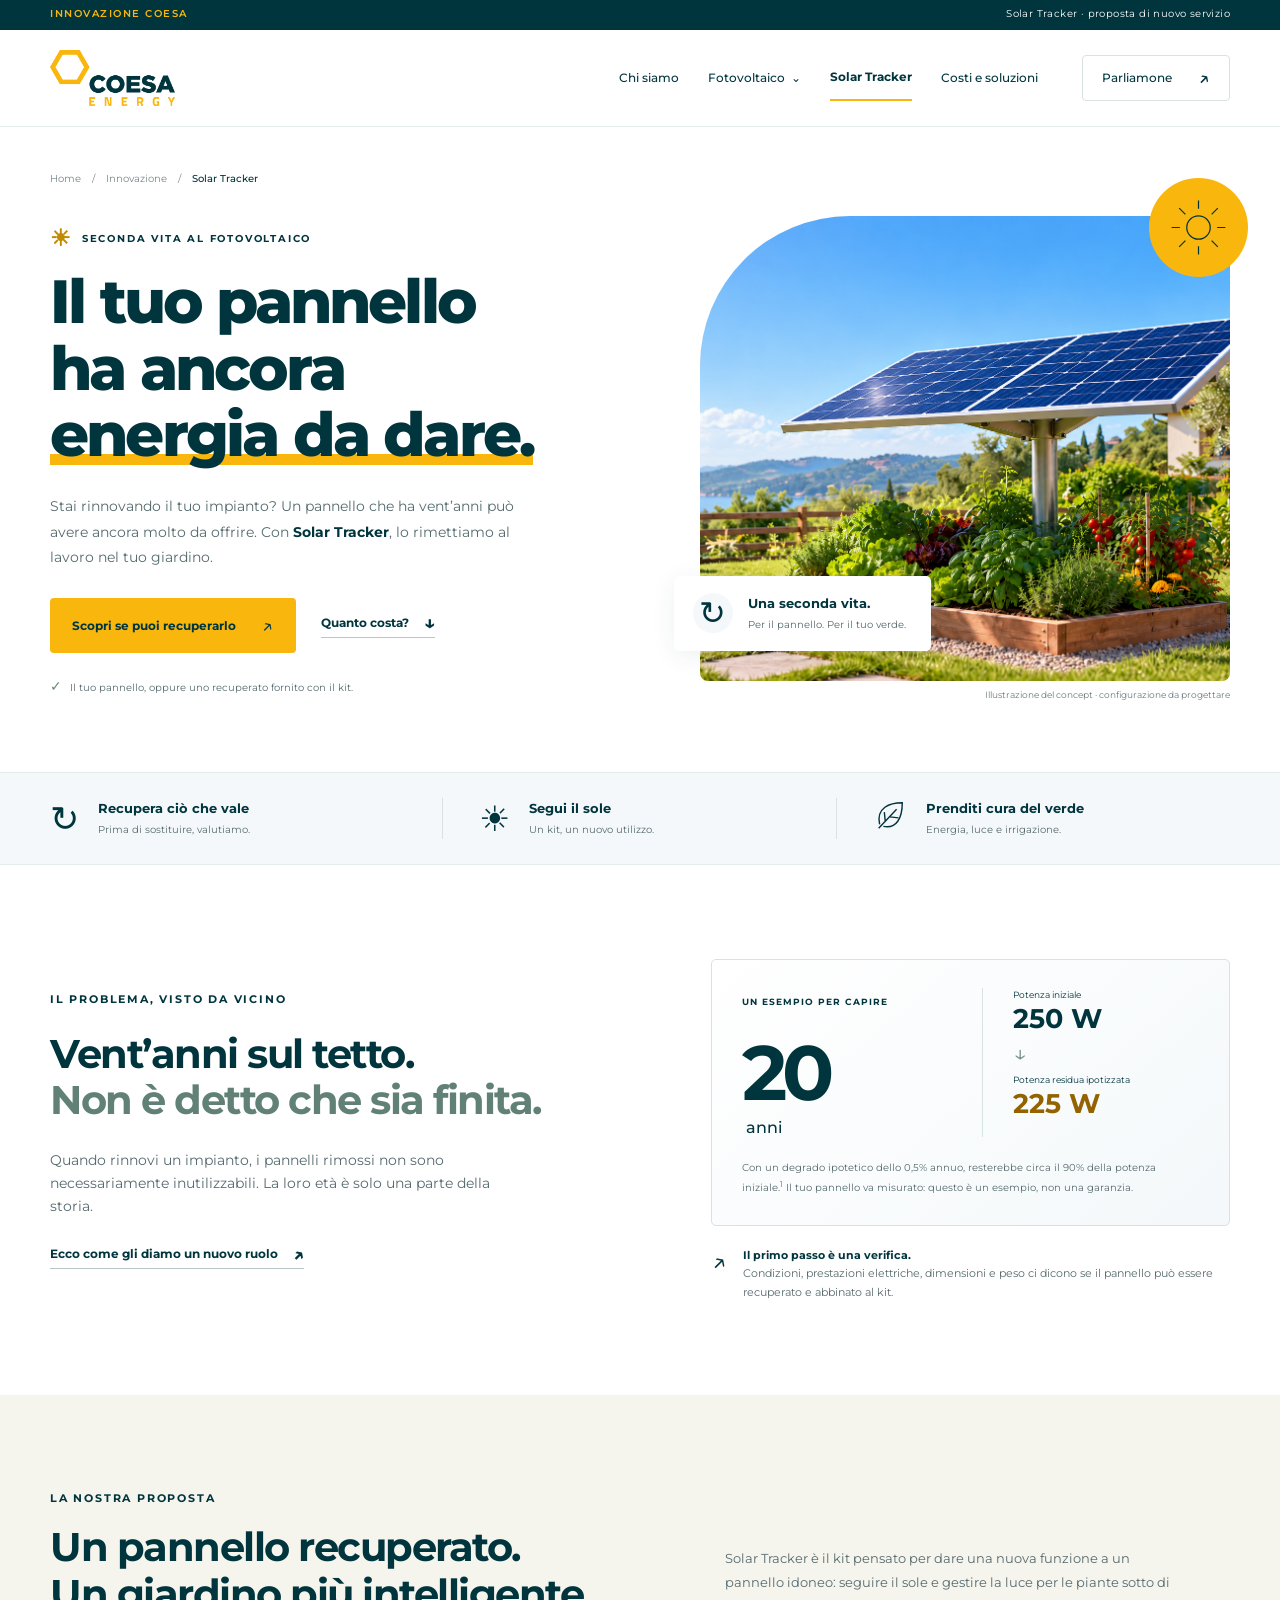
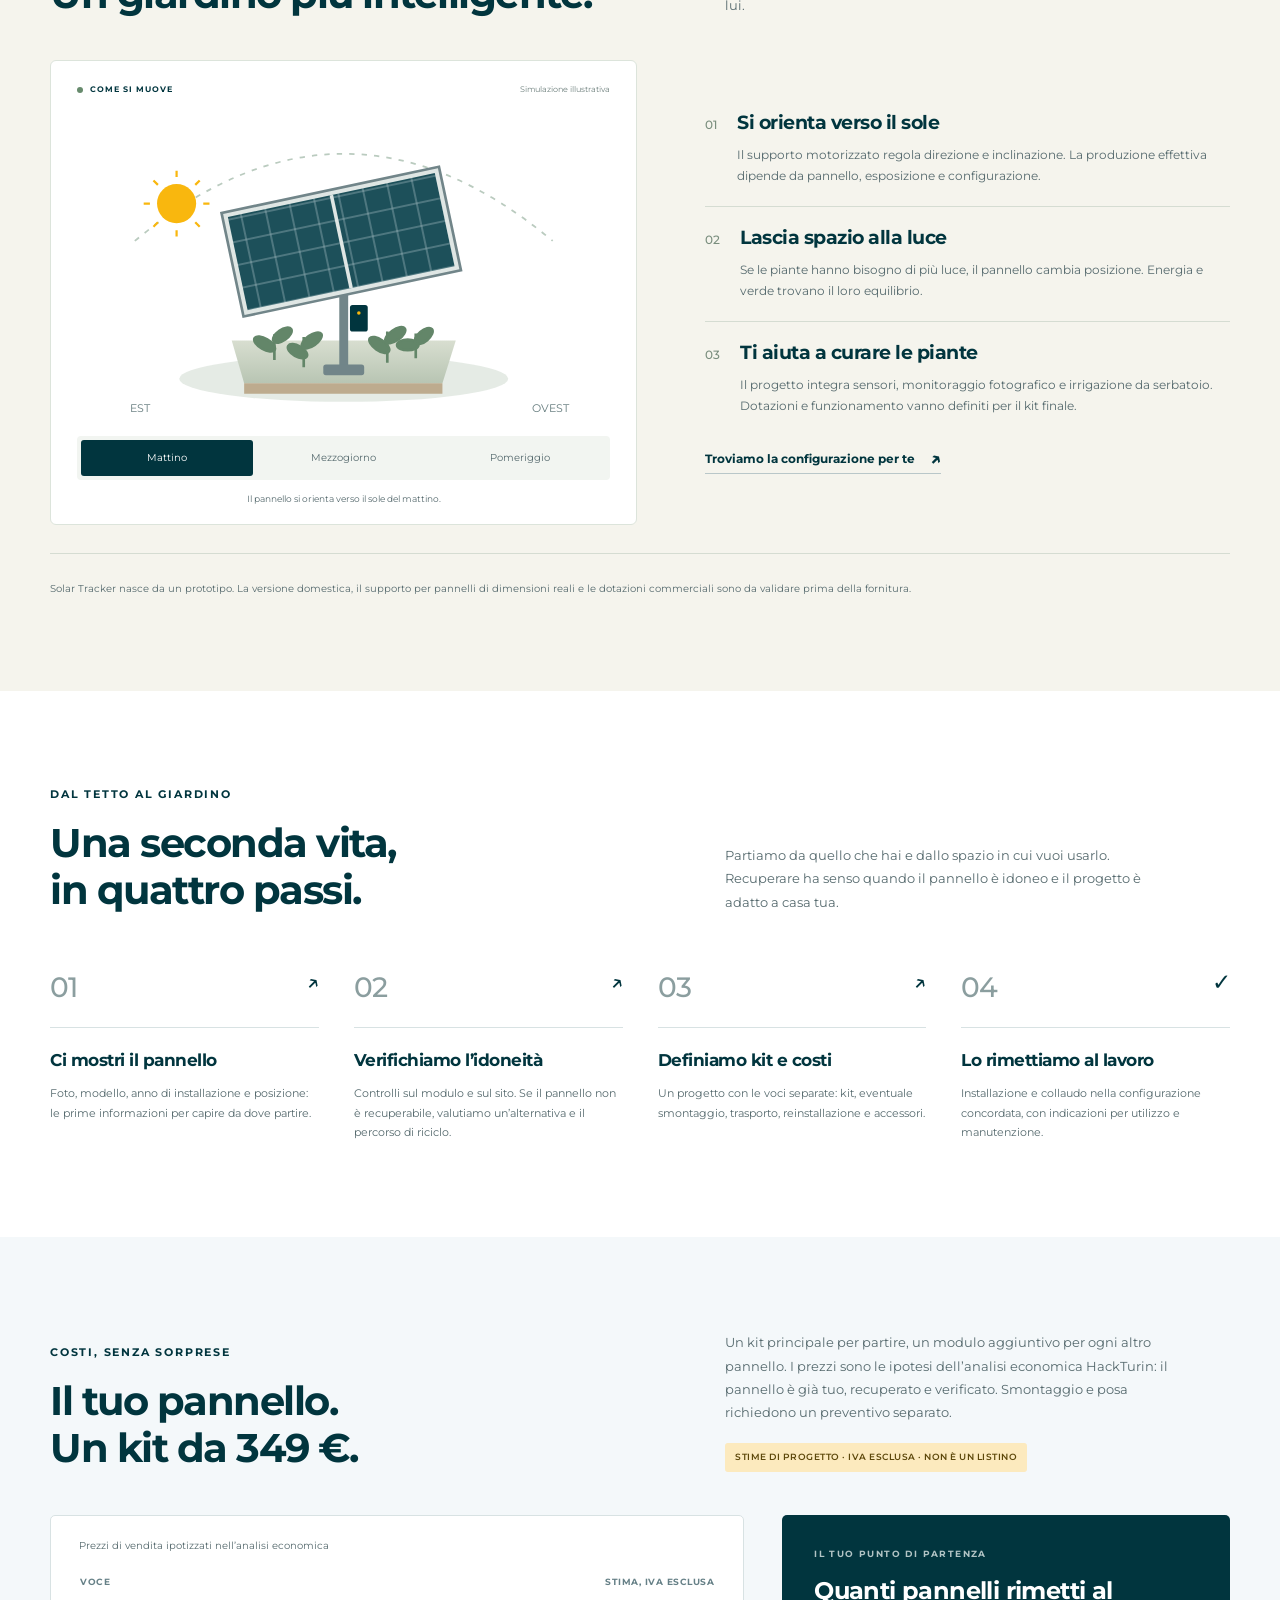
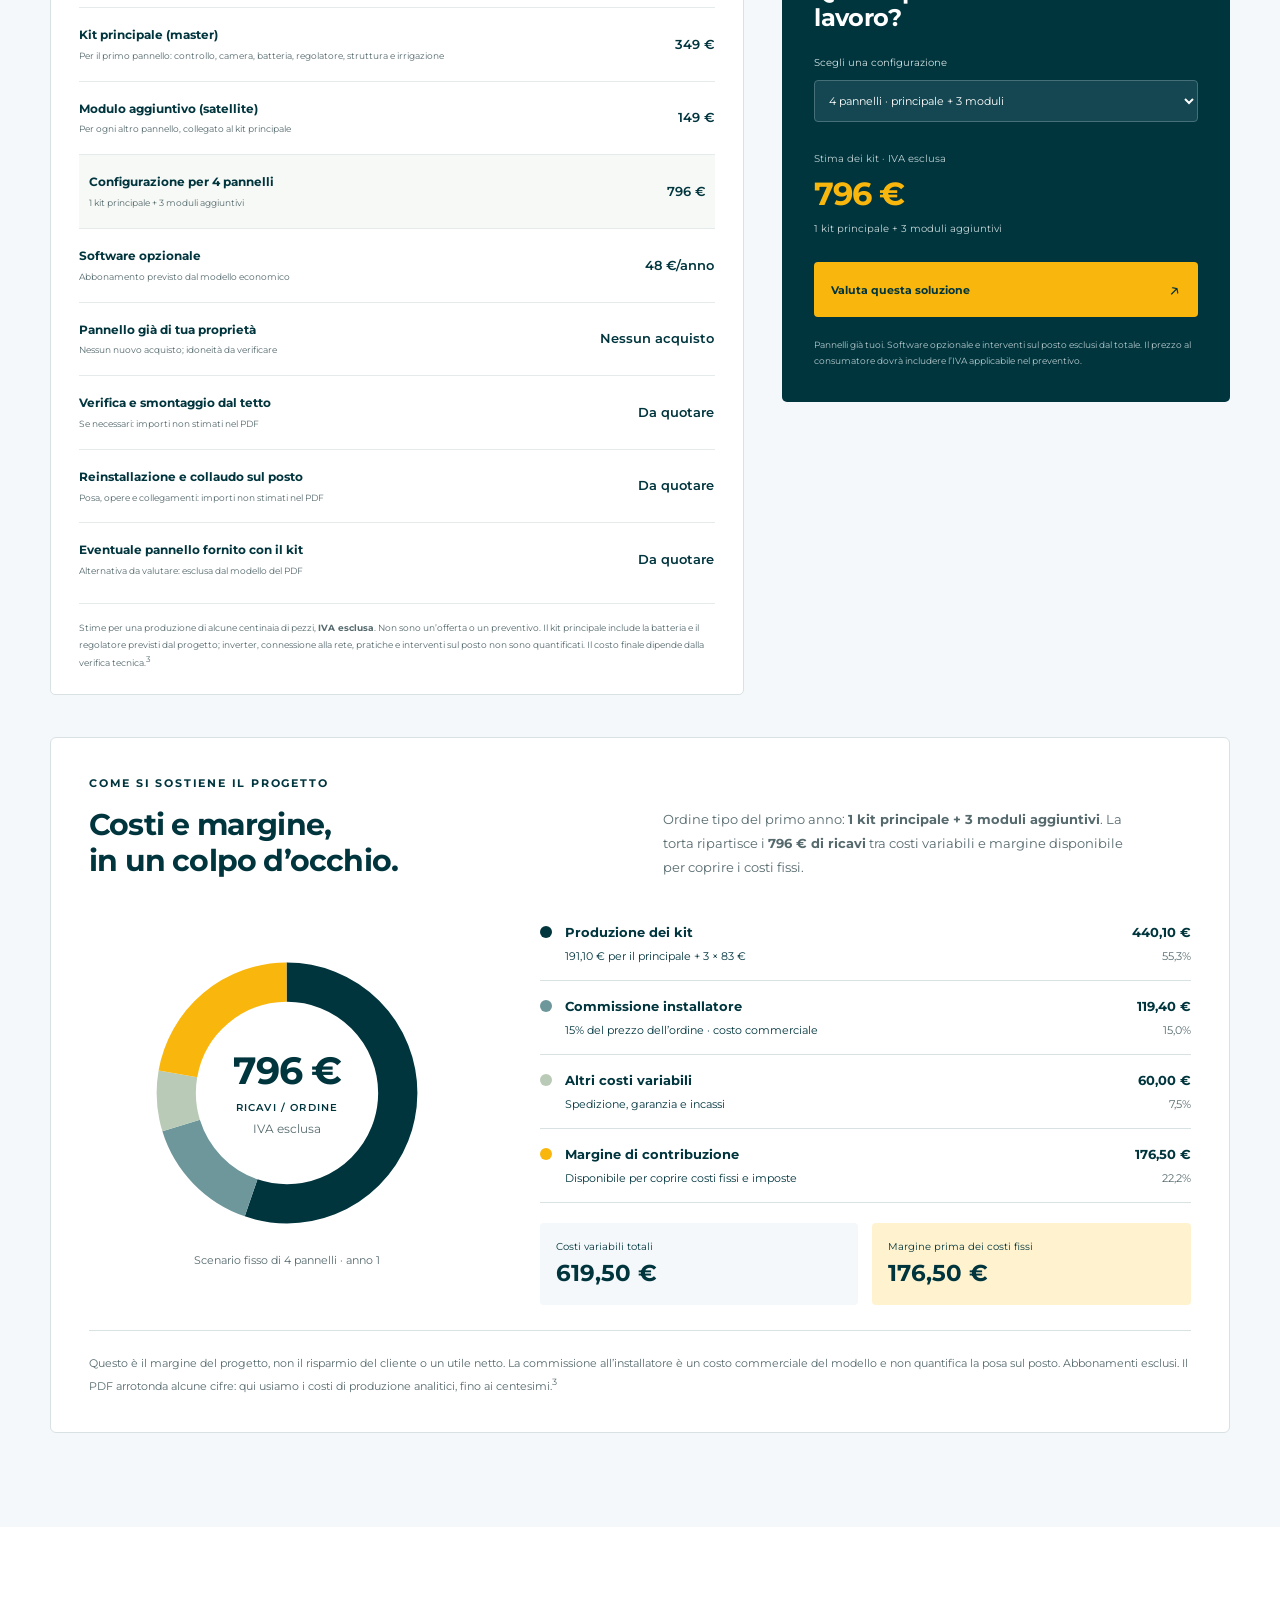
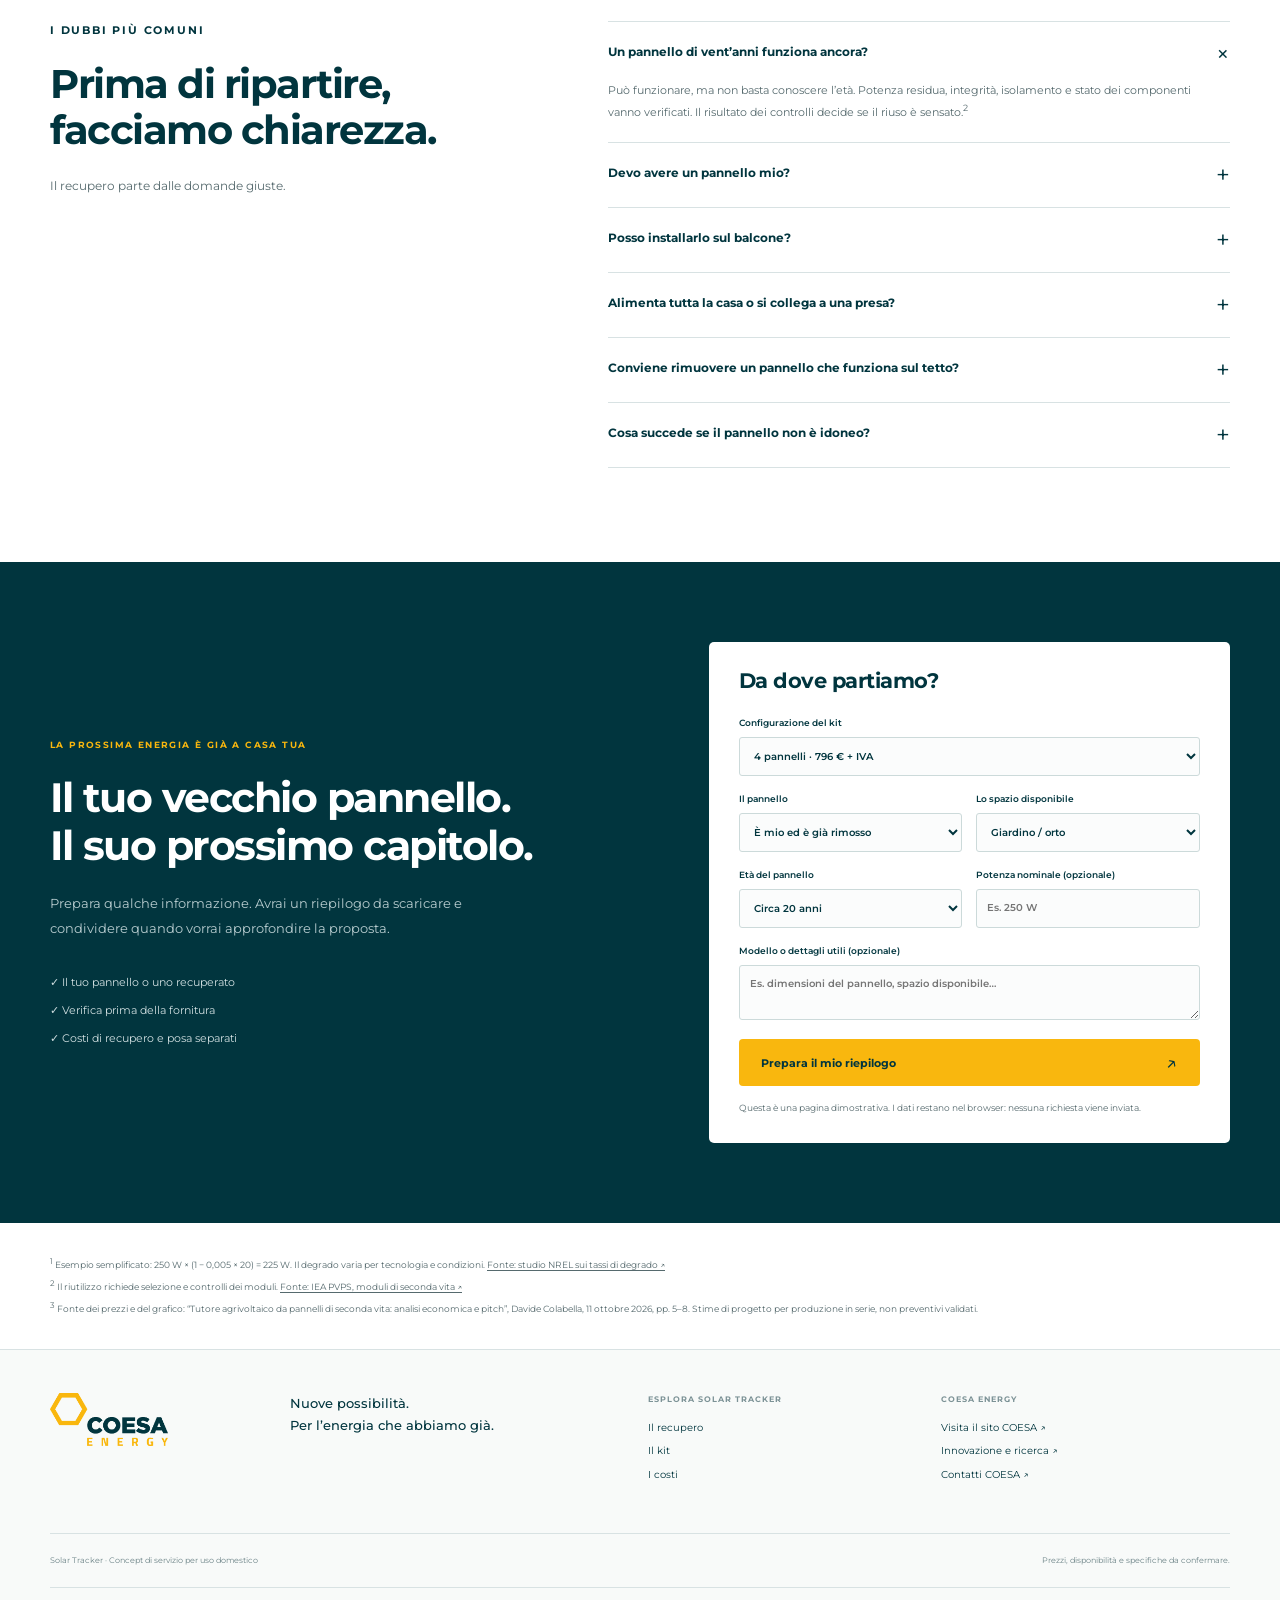
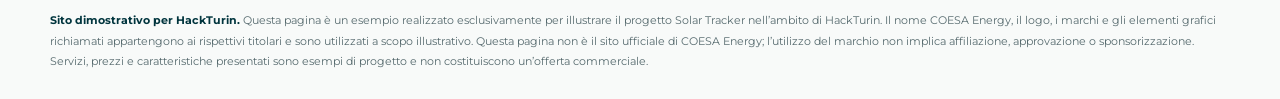
<file: docs/index.html>
<!doctype html>
<html lang="it">
<head>
  <meta charset="UTF-8">
  <meta name="viewport" content="width=device-width, initial-scale=1">
  <meta name="theme-color" content="#01353e">
  <meta name="description" content="Solar Tracker: una proposta per dare una seconda vita ai pannelli fotovoltaici, con un kit che segue il sole e si prende cura del tuo verde. Scopri recupero, funzionamento e costi di esempio.">
  <title>Solar Tracker — Una seconda vita, nuova energia | COESA Energy</title>
  <link rel="icon" href="assets/coesa-logo.png">
  <link rel="stylesheet" href="styles.css?v=20261011-economics">
  <script src="script.js?v=20261011-economics" defer></script>
</head>
<body>
  <a class="skip" href="#main">Vai al contenuto</a>
  <div class="concept-bar"><span>INNOVAZIONE COESA</span> <span>Solar Tracker · proposta di nuovo servizio</span></div>
  <header class="header">
    <div class="shell header-inner">
      <a class="logo" href="https://coesaenergy.it/" aria-label="COESA Energy, sito principale"><img src="assets/coesa-logo.png" alt="COESA Energy" width="138" height="62"></a>
      <button class="menu-toggle" aria-expanded="false" aria-controls="navigation" aria-label="Apri menu"><span></span><span></span></button>
      <nav id="navigation" aria-label="Navigazione principale">
        <a href="https://coesaenergy.it/chi-siamo/">Chi siamo</a>
        <a href="https://coesaenergy.it/fotovoltaico/">Fotovoltaico <span class="chevron">⌄</span></a>
        <a class="active" href="#main" aria-current="page">Solar Tracker</a>
        <a href="#costi">Costi e soluzioni</a>
        <a class="nav-contact" href="#valutazione">Parliamone <span aria-hidden="true">↗</span></a>
      </nav>
    </div>
  </header>
  <main id="main">
    <section class="hero shell" aria-labelledby="hero-title">
      <div class="hero-copy">
        <div class="breadcrumb"><a href="https://coesaenergy.it/">Home</a><span>/</span><span>Innovazione</span><span>/</span><strong>Solar Tracker</strong></div>
        <p class="eyebrow"><span class="small-sun" aria-hidden="true">☀</span> SECONDA VITA AL FOTOVOLTAICO</p>
        <h1 id="hero-title">Il tuo pannello<br>ha ancora<br><span>energia da dare.</span></h1>
        <p class="hero-description">Stai rinnovando il tuo impianto? Un pannello che ha vent’anni può avere ancora molto da offrire. Con <strong>Solar Tracker</strong>, lo rimettiamo al lavoro nel tuo giardino.</p>
        <div class="hero-actions"><a class="button yellow" href="#valutazione">Scopri se puoi recuperarlo <span aria-hidden="true">↗</span></a><a class="text-link" href="#costi">Quanto costa? <span aria-hidden="true">↓</span></a></div>
        <p class="hero-note"><span aria-hidden="true">✓</span> Il tuo pannello, oppure uno recuperato fornito con il kit.</p>
      </div>
      <figure class="hero-visual">
        <div class="sun-disc" aria-hidden="true"><svg viewBox="0 0 100 100"><circle cx="50" cy="50" r="17"/><path d="M50 11v12M50 77v12M11 50h12M77 50h12M22 22l9 9M69 69l9 9M22 78l9-9M69 31l9-9"/></svg></div>
        <img class="hero-photo" src="assets/solar-garden-user.png" alt="Concept di un pannello recuperato su supporto orientabile, sopra una piccola aiuola in un giardino domestico" width="1672" height="941" fetchpriority="high">
        <div class="visual-badge"><span class="badge-icon" aria-hidden="true">↻</span><div><strong>Una seconda vita.</strong><span>Per il pannello. Per il tuo verde.</span></div></div>
        <figcaption>Illustrazione del concept · configurazione da progettare</figcaption>
      </figure>
    </section>

    <div class="benefit-band"><div class="shell benefits"><div><span class="line-icon" aria-hidden="true">↻</span><p><strong>Recupera ciò che vale</strong><span>Prima di sostituire, valutiamo.</span></p></div><div><span class="line-icon" aria-hidden="true">☀</span><p><strong>Segui il sole</strong><span>Un kit, un nuovo utilizzo.</span></p></div><div><span class="line-icon leaf-icon" aria-hidden="true"><svg viewBox="0 0 36 36" width="34" height="34" fill="none" stroke="currentColor" stroke-width="1.5"><path d="M7 28C3 10 18 5 31 5c0 16-6 28-20 25"/><path d="M6 32 25 12M13 25l-1-10M18 20l9 1"/></svg></span><p><strong>Prenditi cura del verde</strong><span>Energia, luce e irrigazione.</span></p></div></div></div>

    <section class="section shell problem" id="recupero" aria-labelledby="problem-title">
      <div class="problem-heading"><p class="eyebrow">IL PROBLEMA, VISTO DA VICINO</p><h2 id="problem-title">Vent’anni sul tetto.<br><span>Non è detto che sia finita.</span></h2><p>Quando rinnovi un impianto, i pannelli rimossi non sono necessariamente inutilizzabili. La loro età è solo una parte della storia.</p><a class="text-link" href="#come-funziona">Ecco come gli diamo un nuovo ruolo <span aria-hidden="true">↗</span></a></div>
      <div class="problem-detail">
        <div class="residual"><div><span class="eyebrow">UN ESEMPIO PER CAPIRE</span><p class="big-number">20 <span>anni</span></p></div><div class="power-example"><span>Potenza iniziale</span><strong>250 W</strong><span class="power-arrow" aria-hidden="true">↓</span><span>Potenza residua ipotizzata</span><strong class="yellow-text">225 W</strong></div><p>Con un degrado ipotetico dello 0,5% annuo, resterebbe circa il 90% della potenza iniziale.<sup>1</sup> Il tuo pannello va misurato: questo è un esempio, non una garanzia.</p></div>
        <div class="check-note"><span aria-hidden="true">↗</span><p><strong>Il primo passo è una verifica.</strong> Condizioni, prestazioni elettriche, dimensioni e peso ci dicono se il pannello può essere recuperato e abbinato al kit.</p></div>
      </div>
    </section>

    <section class="solution section" id="kit" aria-labelledby="solution-title"><div class="shell">
      <div class="section-heading"><div><p class="eyebrow">LA NOSTRA PROPOSTA</p><h2 id="solution-title">Un pannello recuperato.<br>Un giardino più intelligente.</h2></div><p>Solar Tracker è il kit pensato per dare una nuova funzione a un pannello idoneo: seguire il sole e gestire la luce per le piante sotto di lui.</p></div>
      <div class="product-layout">
        <div class="tracker-demo">
          <div class="demo-header"><span><i></i> COME SI MUOVE</span><span>Simulazione illustrativa</span></div>
          <svg class="tracker-scene" viewBox="0 0 600 365" role="img" aria-labelledby="scene-title"><title id="scene-title">Schema illustrativo del pannello che cambia orientamento tra mattino e pomeriggio</title><defs><pattern id="cells" width="28" height="26" patternUnits="userSpaceOnUse"><rect width="28" height="26" fill="#1d505a"/><path d="M0 0H28V26H0Z" fill="none" stroke="#a4bcc0" stroke-width=".8"/></pattern><linearGradient id="soil" x2="0" y2="1"><stop stop-color="#d8ded0"/><stop offset="1" stop-color="#b8c5b3"/></linearGradient></defs><path d="M65 154Q300-42 535 154" stroke="#bacbbf" stroke-width="2" stroke-dasharray="6 8" fill="none"/><g id="demo-sun" transform="translate(112 112)"><circle r="22" fill="#f9b70e"/><g stroke="#f9b70e" stroke-width="2.5"><path d="M0-37v7M0 30v7M-37 0h7M30 0h7M-26-26l5 5M21 21l5 5M-26 26l5-5M21-21l5-5"/></g></g><ellipse cx="300" cy="309" rx="185" ry="26" fill="#c5d2c5" opacity=".45"/><path d="M174 266h252l-15 48H188Z" fill="url(#soil)"/><path d="M188 314h223v12H188z" fill="#bdab8e"/><g fill="#638669" stroke="#638669" stroke-width="3"><path d="M222 288v-29M255 296v-34M349 291v-35M381 286v-28"/><ellipse cx="211" cy="270" rx="13" ry="6" transform="rotate(30 211 270)"/><ellipse cx="231" cy="260" rx="12" ry="6" transform="rotate(-35 231 260)"/><ellipse cx="248" cy="278" rx="12" ry="6" transform="rotate(30 248 278)"/><ellipse cx="264" cy="266" rx="13" ry="6" transform="rotate(-35 264 266)"/><ellipse cx="340" cy="271" rx="13" ry="6" transform="rotate(35 340 271)"/><ellipse cx="358" cy="260" rx="13" ry="6" transform="rotate(-35 358 260)"/><ellipse cx="372" cy="271" rx="12" ry="6"/><ellipse cx="390" cy="261" rx="12" ry="6" transform="rotate(-40 390 261)"/></g><path d="M295 178h10v118h-10z" fill="#718589"/><rect x="277" y="293" width="46" height="12" rx="3" fill="#718589"/><path d="M298 181l-65-28M302 181l65-28" stroke="#718589" stroke-width="6"/><g id="demo-panel" transform="rotate(-12 300 168)"><path d="M175 95h250v119H175z" fill="#dfe6e4" stroke="#718589" stroke-width="3"/><rect x="181" y="101" width="238" height="107" fill="url(#cells)"/><path d="M300 101v107" stroke="#dfe6e4" stroke-width="4"/></g><rect x="307" y="226" width="20" height="30" rx="3" fill="#01353e"/><circle cx="317" cy="235" r="2" fill="#f9b70e"/><text x="60" y="346" fill="#647b7d" font-size="12" font-family="Montserrat,sans-serif">EST</text><text x="512" y="346" fill="#647b7d" font-size="12" font-family="Montserrat,sans-serif">OVEST</text></svg>
          <div class="day-controls" role="group" aria-label="Momento della giornata"><button class="selected" data-time="morning" aria-pressed="true">Mattino</button><button data-time="noon" aria-pressed="false">Mezzogiorno</button><button data-time="afternoon" aria-pressed="false">Pomeriggio</button></div>
          <p class="demo-caption" id="demo-caption" aria-live="polite">Il pannello si orienta verso il sole del mattino.</p>
        </div>
        <div class="feature-list">
          <article><span class="feature-num">01</span><div><h3>Si orienta verso il sole</h3><p>Il supporto motorizzato regola direzione e inclinazione. La produzione effettiva dipende da pannello, esposizione e configurazione.</p></div></article>
          <article><span class="feature-num">02</span><div><h3>Lascia spazio alla luce</h3><p>Se le piante hanno bisogno di più luce, il pannello cambia posizione. Energia e verde trovano il loro equilibrio.</p></div></article>
          <article><span class="feature-num">03</span><div><h3>Ti aiuta a curare le piante</h3><p>Il progetto integra sensori, monitoraggio fotografico e irrigazione da serbatoio. Dotazioni e funzionamento vanno definiti per il kit finale.</p></div></article>
          <a class="text-link" href="#valutazione">Troviamo la configurazione per te <span aria-hidden="true">↗</span></a>
        </div>
      </div>
      <p class="product-note">Solar Tracker nasce da un prototipo. La versione domestica, il supporto per pannelli di dimensioni reali e le dotazioni commerciali sono da validare prima della fornitura.</p>
    </div></section>

    <section class="section shell process" id="come-funziona" aria-labelledby="process-title"><div class="section-heading"><div><p class="eyebrow">DAL TETTO AL GIARDINO</p><h2 id="process-title">Una seconda vita,<br>in quattro passi.</h2></div><p>Partiamo da quello che hai e dallo spazio in cui vuoi usarlo. Recuperare ha senso quando il pannello è idoneo e il progetto è adatto a casa tua.</p></div><div class="steps">
      <article><span>01 <i aria-hidden="true">↗</i></span><h3>Ci mostri il pannello</h3><p>Foto, modello, anno di installazione e posizione: le prime informazioni per capire da dove partire.</p></article>
      <article><span>02 <i aria-hidden="true">↗</i></span><h3>Verifichiamo l’idoneità</h3><p>Controlli sul modulo e sul sito. Se il pannello non è recuperabile, valutiamo un’alternativa e il percorso di riciclo.</p></article>
      <article><span>03 <i aria-hidden="true">↗</i></span><h3>Definiamo kit e costi</h3><p>Un progetto con le voci separate: kit, eventuale smontaggio, trasporto, reinstallazione e accessori.</p></article>
      <article><span>04 <i aria-hidden="true">✓</i></span><h3>Lo rimettiamo al lavoro</h3><p>Installazione e collaudo nella configurazione concordata, con indicazioni per utilizzo e manutenzione.</p></article>
    </div></section>

    <section class="costs section" id="costi" aria-labelledby="cost-title"><div class="shell">
      <div class="section-heading"><div><p class="eyebrow">COSTI, SENZA SORPRESE</p><h2 id="cost-title">Il tuo pannello.<br>Un kit da 349 €.</h2></div><div><p>Un kit principale per partire, un modulo aggiuntivo per ogni altro pannello. I prezzi sono le ipotesi dell’analisi economica HackTurin: il pannello è già tuo, recuperato e verificato. Smontaggio e posa richiedono un preventivo separato.</p><span class="example-pill">STIME DI PROGETTO · IVA ESCLUSA · NON È UN LISTINO</span></div></div>
      <div class="cost-grid">
        <div class="table-wrap"><table><caption>Prezzi di vendita ipotizzati nell’analisi economica</caption><thead><tr><th scope="col">Voce</th><th scope="col">Stima, IVA esclusa</th></tr></thead><tbody>
          <tr><th scope="row">Kit principale (master)<small>Per il primo pannello: controllo, camera, batteria, regolatore, struttura e irrigazione</small></th><td>349 €</td></tr>
          <tr><th scope="row">Modulo aggiuntivo (satellite)<small>Per ogni altro pannello, collegato al kit principale</small></th><td>149 €</td></tr>
          <tr class="table-highlight"><th scope="row">Configurazione per 4 pannelli<small>1 kit principale + 3 moduli aggiuntivi</small></th><td>796 €</td></tr>
          <tr><th scope="row">Software opzionale<small>Abbonamento previsto dal modello economico</small></th><td>48 €/anno</td></tr>
          <tr><th scope="row">Pannello già di tua proprietà<small>Nessun nuovo acquisto; idoneità da verificare</small></th><td>Nessun acquisto</td></tr>
          <tr><th scope="row">Verifica e smontaggio dal tetto<small>Se necessari: importi non stimati nel PDF</small></th><td>Da quotare</td></tr>
          <tr><th scope="row">Reinstallazione e collaudo sul posto<small>Posa, opere e collegamenti: importi non stimati nel PDF</small></th><td>Da quotare</td></tr>
          <tr><th scope="row">Eventuale pannello fornito con il kit<small>Alternativa da valutare: esclusa dal modello del PDF</small></th><td>Da quotare</td></tr>
        </tbody></table><p class="table-note">Stime per una produzione di alcune centinaia di pezzi, <strong>IVA esclusa</strong>. Non sono un’offerta o un preventivo. Il kit principale include la batteria e il regolatore previsti dal progetto; inverter, connessione alla rete, pratiche e interventi sul posto non sono quantificati. Il costo finale dipende dalla verifica tecnica.<sup>3</sup></p></div>
        <aside class="budget" aria-labelledby="budget-title"><span class="eyebrow">IL TUO PUNTO DI PARTENZA</span><h3 id="budget-title">Quanti pannelli rimetti al lavoro?</h3><label for="scenario">Scegli una configurazione</label><select id="scenario"><option value="single">1 pannello · kit principale</option><option value="double">2 pannelli · principale + 1 modulo</option><option value="four" selected>4 pannelli · principale + 3 moduli</option></select><div class="budget-output" aria-live="polite" aria-atomic="true"><span>Stima dei kit · IVA esclusa</span><strong id="budget-total">796 €</strong><p id="budget-detail">1 kit principale + 3 moduli aggiuntivi</p></div><a class="button yellow" id="budget-link" href="#valutazione">Valuta questa soluzione <span aria-hidden="true">↗</span></a><p class="budget-note">Pannelli già tuoi. Software opzionale e interventi sul posto esclusi dal totale. Il prezzo al consumatore dovrà includere l’IVA applicabile nel preventivo.</p></aside>
      </div>
      <article class="economics" id="economia" aria-labelledby="economics-title">
        <div class="economics-heading"><div><p class="eyebrow">COME SI SOSTIENE IL PROGETTO</p><h3 id="economics-title">Costi e margine,<br>in un colpo d’occhio.</h3></div><p>Ordine tipo del primo anno: <strong>1 kit principale + 3 moduli aggiuntivi</strong>. La torta ripartisce i <strong>796 € di ricavi</strong> tra costi variabili e margine disponibile per coprire i costi fissi.</p></div>
        <div class="economics-grid">
          <figure class="revenue-chart"><svg viewBox="0 0 260 260" role="img" aria-labelledby="revenue-title revenue-desc"><title id="revenue-title">Ripartizione di un ordine da 796 euro, IVA esclusa</title><desc id="revenue-desc">Produzione: 440,10 euro, 55,3%. Commissione installatore: 119,40 euro, 15%. Altri costi variabili: 60 euro, 7,5%. Margine di contribuzione: 176,50 euro, 22,2%. Il margine è prima dei costi fissi e delle imposte.</desc><g fill="none" stroke-width="34" transform="rotate(-90 130 130)"><circle cx="130" cy="130" r="96" stroke="#01353e" pathLength="100" stroke-dasharray="55.288945 44.711055"/><circle cx="130" cy="130" r="96" stroke="#6e979b" pathLength="100" stroke-dasharray="15 85" stroke-dashoffset="-55.288945"/><circle cx="130" cy="130" r="96" stroke="#b9cbb6" pathLength="100" stroke-dasharray="7.537688 92.462312" stroke-dashoffset="-70.288945"/><circle cx="130" cy="130" r="96" stroke="#f9b70e" pathLength="100" stroke-dasharray="22.173367 77.826633" stroke-dashoffset="-77.826633"/></g><text x="130" y="122" text-anchor="middle" class="chart-total">796 €</text><text x="130" y="146" text-anchor="middle" class="chart-label">RICAVI / ORDINE</text><text x="130" y="165" text-anchor="middle" class="chart-tax">IVA esclusa</text></svg><figcaption>Scenario fisso di 4 pannelli · anno 1</figcaption></figure>
          <div class="economics-breakdown"><ul class="chart-legend">
            <li><span class="chart-swatch production"></span><div><strong>Produzione dei kit</strong><small>191,10 € per il principale + 3 × 83 €</small></div><div class="legend-value"><strong>440,10 €</strong><span>55,3%</span></div></li>
            <li><span class="chart-swatch commission"></span><div><strong>Commissione installatore</strong><small>15% del prezzo dell’ordine · costo commerciale</small></div><div class="legend-value"><strong>119,40 €</strong><span>15,0%</span></div></li>
            <li><span class="chart-swatch variable"></span><div><strong>Altri costi variabili</strong><small>Spedizione, garanzia e incassi</small></div><div class="legend-value"><strong>60,00 €</strong><span>7,5%</span></div></li>
            <li><span class="chart-swatch margin"></span><div><strong>Margine di contribuzione</strong><small>Disponibile per coprire costi fissi e imposte</small></div><div class="legend-value"><strong>176,50 €</strong><span>22,2%</span></div></li>
          </ul><div class="economics-totals"><div><span>Costi variabili totali</span><strong>619,50 €</strong></div><div><span>Margine prima dei costi fissi</span><strong>176,50 €</strong></div></div></div>
        </div>
        <p class="economics-note">Questo è il margine del progetto, non il risparmio del cliente o un utile netto. La commissione all’installatore è un costo commerciale del modello e non quantifica la posa sul posto. Abbonamenti esclusi. Il PDF arrotonda alcune cifre: qui usiamo i costi di produzione analitici, fino ai centesimi.<sup>3</sup></p>
      </article>
    </div></section>

    <section class="section shell faq" id="domande" aria-labelledby="faq-title"><div><p class="eyebrow">I DUBBI PIÙ COMUNI</p><h2 id="faq-title">Prima di ripartire,<br>facciamo chiarezza.</h2><p>Il recupero parte dalle domande giuste.</p></div><div class="faq-list">
      <details open><summary>Un pannello di vent’anni funziona ancora?<span aria-hidden="true">+</span></summary><p>Può funzionare, ma non basta conoscere l’età. Potenza residua, integrità, isolamento e stato dei componenti vanno verificati. Il risultato dei controlli decide se il riuso è sensato.<sup>2</sup></p></details>
      <details><summary>Devo avere un pannello mio?<span aria-hidden="true">+</span></summary><p>No. La proposta prevede anche un kit con un pannello recuperato fornito insieme al supporto, selezionato per la compatibilità con il progetto. Disponibilità e caratteristiche saranno indicate nel preventivo.</p></details>
      <details><summary>Posso installarlo sul balcone?<span aria-hidden="true">+</span></summary><p>La proposta è pensata principalmente per giardini e spazi a terra. Su terrazzi e balconi servono verifiche specifiche di carichi, ancoraggio, vento, ingombro e ombreggiamenti. La compatibilità non è automatica.</p></details>
      <details><summary>Alimenta tutta la casa o si collega a una presa?<span aria-hidden="true">+</span></summary><p>Non è previsto un collegamento diretto a una presa. L’utilizzo dell’energia va progettato con componenti compatibili: un solo pannello non sostituisce l’impianto domestico. La batteria di servizio è prevista nel kit principale. Ulteriore accumulo, inverter ed eventuale connessione alla rete richiedono una progettazione e un preventivo dedicati.</p></details>
      <details><summary>Conviene rimuovere un pannello che funziona sul tetto?<span aria-hidden="true">+</span></summary><p>Non necessariamente. Il caso più naturale è un modulo già rimosso o in rimozione durante un rinnovo previsto. Prima di spostare un pannello ancora in uso, vanno confrontati costi, produzione persa e beneficio del nuovo utilizzo.</p></details>
      <details><summary>Cosa succede se il pannello non è idoneo?<span aria-hidden="true">+</span></summary><p>Non viene abbinato al tracker. Valutiamo un pannello alternativo e ti indirizziamo verso una filiera qualificata per la gestione e il riciclo del modulo non recuperabile.</p></details>
    </div></section>

    <section class="contact-section" id="valutazione" aria-labelledby="contact-title"><div class="shell contact-grid"><div><p class="eyebrow">LA PROSSIMA ENERGIA È GIÀ A CASA TUA</p><h2 id="contact-title">Il tuo vecchio pannello.<br>Il suo prossimo capitolo.</h2><p>Prepara qualche informazione. Avrai un riepilogo da scaricare e condividere quando vorrai approfondire la proposta.</p><div class="contact-points"><span>✓ Il tuo pannello o uno recuperato</span><span>✓ Verifica prima della fornitura</span><span>✓ Costi di recupero e posa separati</span></div></div>
      <form id="assessment-form" class="assessment"><h3>Da dove partiamo?</h3><label class="kit-choice">Configurazione del kit<select name="kit" id="form-kit"><option value="single">1 pannello · 349 € + IVA</option><option value="double">2 pannelli · 498 € + IVA</option><option value="four" selected>4 pannelli · 796 € + IVA</option></select></label><div class="form-row"><label>Il pannello<select name="panel" id="form-panel"><option value="owned">È mio ed è già rimosso</option><option value="roof">È mio, ancora sul tetto</option><option value="supplied">Vorrei riceverlo con il kit</option></select></label><label>Lo spazio disponibile<select name="space"><option>Giardino / orto</option><option>Terrazzo da valutare</option><option>Altro spazio a terra</option><option>Da definire</option></select></label></div><div class="form-row"><label>Età del pannello<select name="age"><option>Circa 20 anni</option><option>Meno di 10 anni</option><option>10–20 anni</option><option>Oltre 20 anni</option><option>Non lo so / da fornire</option></select></label><label>Potenza nominale (opzionale)<input name="power" type="number" min="1" max="1500" step="1" placeholder="Es. 250 W"></label></div><label>Modello o dettagli utili (opzionale)<textarea name="notes" rows="2" maxlength="1000" placeholder="Es. dimensioni del pannello, spazio disponibile…"></textarea></label><button type="submit" class="button yellow">Prepara il mio riepilogo <span aria-hidden="true">↗</span></button><p class="form-note">Questa è una pagina dimostrativa. I dati restano nel browser: nessuna richiesta viene inviata.</p><div id="form-result" class="form-result" hidden aria-live="polite"><strong>Il tuo riepilogo è pronto.</strong><p id="result-description"></p><div class="result-actions"><button type="button" id="download-summary">Scarica riepilogo ↓</button><button type="button" id="edit-summary">Modifica</button></div></div></form>
    </div></section>
    <div class="sources shell"><p><sup>1</sup> Esempio semplificato: 250 W × (1 − 0,005 × 20) = 225 W. Il degrado varia per tecnologia e condizioni. <a href="https://www.nrel.gov/docs/fy12osti/51664.pdf" target="_blank" rel="noopener">Fonte: studio NREL sui tassi di degrado ↗</a></p><p><sup>2</sup> Il riutilizzo richiede selezione e controlli dei moduli. <a href="https://iea-pvps.org/key-topics/t13-performance-2nd-life-modules-2026/" target="_blank" rel="noopener">Fonte: IEA PVPS, moduli di seconda vita ↗</a></p><p><sup>3</sup> Fonte dei prezzi e del grafico: “Tutore agrivoltaico da pannelli di seconda vita: analisi economica e pitch”, Davide Colabella, 11 ottobre 2026, pp. 5–8. Stime di progetto per produzione in serie, non preventivi validati.</p></div>
  </main>
  <footer><div class="shell footer-main"><a class="footer-logo" href="https://coesaenergy.it/"><img src="assets/coesa-logo.png" alt="COESA Energy" width="138" height="62"></a><p>Nuove possibilità.<br>Per l’energia che abbiamo già.</p><div><span>ESPLORA SOLAR TRACKER</span><a href="#recupero">Il recupero</a><a href="#kit">Il kit</a><a href="#costi">I costi</a></div><div><span>COESA ENERGY</span><a href="https://coesaenergy.it/">Visita il sito COESA ↗</a><a href="https://coesaenergy.it/innovazione-ricerca-energetica/">Innovazione e ricerca ↗</a><a href="https://coesaenergy.it/contattaci/">Contatti COESA ↗</a></div></div><div class="shell footer-bottom"><span>Solar Tracker · Concept di servizio per uso domestico</span><span>Prezzi, disponibilità e specifiche da confermare.</span></div><div class="shell project-disclaimer" id="nota-progetto"><p><strong>Sito dimostrativo per HackTurin.</strong> Questa pagina è un esempio realizzato esclusivamente per illustrare il progetto Solar Tracker nell’ambito di HackTurin. Il nome COESA Energy, il logo, i marchi e gli elementi grafici richiamati appartengono ai rispettivi titolari e sono utilizzati a scopo illustrativo. Questa pagina non è il sito ufficiale di COESA Energy; l’utilizzo del marchio non implica affiliazione, approvazione o sponsorizzazione. Servizi, prezzi e caratteristiche presentati sono esempi di progetto e non costituiscono un’offerta commerciale.</p></div></footer>
</body>
</html>
</file>
<file: docs/styles.css>
@font-face{font-family:Montserrat;src:url('assets/montserrat-regular.ttf') format('truetype');font-weight:400;font-display:swap}
@font-face{font-family:Montserrat;src:url('assets/montserrat-medium.ttf') format('truetype');font-weight:500;font-display:swap}
@font-face{font-family:Montserrat;src:url('assets/montserrat-semibold.ttf') format('truetype');font-weight:600;font-display:swap}
@font-face{font-family:Montserrat;src:url('assets/montserrat-bold.ttf') format('truetype');font-weight:700;font-display:swap}
@font-face{font-family:Montserrat;src:url('assets/montserrat-extrabold.ttf') format('truetype');font-weight:800;font-display:swap}
:root{--ink:#01353e;--yellow:#f9b70e;--paper:#fff;--soft:#f4f8fa;--muted:#566a6e;--border:#d8e2e3;--green:#678b6d;--cream:#f5f4ed}
*{box-sizing:border-box}html{scroll-behavior:smooth;scroll-padding-top:108px}body{margin:0;color:var(--ink);font-family:Montserrat,Arial,sans-serif;font-size:15px;line-height:1.65;background:var(--paper)}a{color:inherit;text-decoration:none}button,input,select,textarea{font:inherit}button,a,select{touch-action:manipulation}button{cursor:pointer}img{max-width:100%;display:block}h1,h2,h3,p,figure{margin:0}h1,h2,h3{line-height:1.16}h2{font-size:clamp(30px,3.15vw,43px);font-weight:700;letter-spacing:-1.5px}h3{font-weight:650;font-size:20px;letter-spacing:-.5px}p{color:var(--muted)}a:focus-visible,button:focus-visible,input:focus-visible,select:focus-visible,textarea:focus-visible,summary:focus-visible{outline:3px solid var(--yellow);outline-offset:5px}.shell{width:calc(100% - 100px);max-width:1180px;margin-inline:auto}.section{padding-block:94px}.eyebrow{font-size:11px;font-weight:700;letter-spacing:1.8px;color:var(--ink);margin-bottom:22px}.skip{position:fixed;top:-100px;left:20px;z-index:100;background:var(--yellow);padding:14px}.skip:focus{top:20px}
.concept-bar{min-height:30px;padding:6px 50px;display:flex;justify-content:space-between;background:var(--ink);color:#fff;font-size:10px;letter-spacing:.4px}.concept-bar span:first-child{color:var(--yellow);letter-spacing:1.5px;font-weight:600}.header{position:sticky;top:0;z-index:20;background:#fffffff5;border-bottom:1px solid #e8eeed;backdrop-filter:blur(12px)}.header-inner{height:96px;display:flex;align-items:center;justify-content:space-between;gap:45px}.logo img{width:125px;height:auto}.header nav{display:flex;align-items:center;gap:29px;font-size:12px;font-weight:500}.header nav a{white-space:nowrap}.header nav a:hover{color:#52797f}.header nav .active{font-weight:700;border-bottom:2px solid var(--yellow);padding-block:12px}.chevron{margin-left:3px}.nav-contact{margin-left:15px;display:flex;align-items:center;gap:26px;border:1px solid var(--border);padding:12px 19px;border-radius:4px}.nav-contact span{font-size:20px;line-height:1}.menu-toggle{display:none}
.hero{display:grid;grid-template-columns:1.15fr 1fr;gap:40px;align-items:center;padding-block:35px 65px;min-height:645px}.breadcrumb{display:flex;gap:11px;font-size:10px;color:#75878a;margin-bottom:40px}.breadcrumb strong{font-weight:500;color:var(--ink)}.hero .eyebrow{display:flex;align-items:center;gap:9px;margin-bottom:18px;font-size:10px}.small-sun{font-size:23px;color:#c18a00;line-height:1}.hero h1{font-size:clamp(42px,4.8vw,64px);letter-spacing:-2.8px;line-height:1.08;font-weight:750}.hero h1>span{position:relative;display:inline-block;z-index:0}.hero h1>span:after{content:'';position:absolute;height:11px;background:var(--yellow);bottom:2px;left:0;width:100%;z-index:-1}.hero-description{max-width:470px;margin-top:27px;font-size:14px;line-height:1.8}.hero-description strong{color:var(--ink);font-weight:650}.hero-actions{display:flex;gap:25px;align-items:center;margin-top:28px;flex-wrap:wrap}.button{border:0;display:inline-flex;align-items:center;justify-content:space-between;gap:25px;font-size:12px;font-weight:650;padding:17px 22px;border-radius:4px;min-height:52px;transition:background .2s,transform .2s;line-height:1.5}.button:hover{transform:translateY(-2px)}.yellow{background:var(--yellow);color:var(--ink)}.yellow:hover{background:#ffc731}.button span{font-size:21px;line-height:1;font-weight:400}.text-link{display:inline-flex;align-items:center;gap:15px;font-size:12px;font-weight:650;border-bottom:1px solid #b9c7c9;padding-bottom:4px}.text-link span{font-size:19px;line-height:1}.text-link:hover{border-color:var(--ink)}.hero-note{font-size:10px;margin-top:22px}.hero-note span{color:var(--green);font-size:14px;margin-right:5px}.hero-visual{position:relative;align-self:center;margin-top:49px;padding-bottom:22px}.hero-photo{width:100%;height:465px;object-fit:cover;object-position:72% center;border-radius:150px 8px 8px 8px;background:var(--cream)}.sun-disc{position:absolute;right:-18px;top:-38px;width:99px;height:99px;border-radius:50%;background:var(--yellow);display:grid;place-items:center;z-index:2}.sun-disc svg{width:69px;fill:none;stroke:var(--ink);stroke-width:1.8}.visual-badge{position:absolute;bottom:52px;left:-26px;background:#fff;padding:17px 25px 17px 19px;display:flex;gap:15px;align-items:center;box-shadow:0 5px 25px #01353e12;border-radius:5px}.badge-icon{background:var(--soft);width:40px;height:40px;display:grid;place-items:center;color:var(--ink);font-size:32px;line-height:1;border-radius:50%}.visual-badge strong,.visual-badge span:not(.badge-icon){display:block}.visual-badge strong{font-size:13px;font-weight:700}.visual-badge div>span{font-size:10px;color:var(--muted);margin-top:3px}.hero-visual figcaption{position:absolute;bottom:0;right:0;font-size:9px;color:#6c7c7e}
.benefit-band{background:var(--soft);border-block:1px solid #e4ebeb}.benefits{display:grid;grid-template-columns:repeat(3,1fr);padding-block:25px}.benefits>div{display:flex;align-items:center;gap:19px;padding-left:36px;border-right:1px solid var(--border)}.benefits>div:first-child{padding-left:0}.benefits>div:last-child{border:0}.line-icon{font-size:35px;line-height:1;font-weight:400;color:var(--ink)}.leaf-icon{font-size:38px}.benefits strong,.benefits p>span{display:block}.benefits strong{font-size:13px;color:var(--ink);font-weight:650}.benefits p>span{font-size:10px;margin-top:3px}
.problem{display:grid;grid-template-columns:1.12fr 1fr;gap:80px;align-items:center}.problem-heading h2 span{color:#628176}.problem-heading>p:not(.eyebrow){margin-top:25px;max-width:460px;font-size:14px}.problem-heading .text-link{margin-top:26px}.residual{border:1px solid var(--border);border-radius:5px;padding:28px 30px;display:grid;grid-template-columns:1fr 1fr;gap:22px;background:linear-gradient(140deg,#fff,#f4f8fa)}.residual .eyebrow{font-size:9px;letter-spacing:1px}.big-number{font-size:77px;letter-spacing:-5px;line-height:1.1;color:var(--ink);margin-top:17px;font-weight:650}.big-number>span{font-size:16px;letter-spacing:-.2px;display:block;margin:5px 0 0 4px;font-weight:500}.power-example{border-left:1px solid var(--border);padding-left:30px;display:flex;flex-direction:column}.power-example>span{font-size:9px}.power-example strong{font-size:27px;font-weight:650;line-height:1.2}.power-example>.power-arrow{font-size:23px;color:#789293;line-height:1.3;margin-block:4px}.power-example strong.yellow-text{color:#926300}.residual>p{grid-column:1/-1;font-size:10px;line-height:1.8}.check-note{display:flex;gap:16px;margin-top:20px}.check-note>span{font-size:27px;line-height:1.2}.check-note p{font-size:11px}.check-note strong{color:var(--ink);display:block}
.solution{background:var(--cream)}.section-heading{display:grid;grid-template-columns:1.2fr 1fr;gap:70px;align-items:end;margin-bottom:43px}.section-heading>p,.section-heading>div>p:not(.eyebrow){font-size:13px;line-height:1.8;max-width:460px}.section-heading .eyebrow{margin-bottom:17px}.product-layout{display:grid;grid-template-columns:1.12fr 1fr;gap:68px;align-items:center}.tracker-demo{background:#fff;border:1px solid #dce4db;border-radius:6px;padding:22px 26px 16px}.demo-header{display:flex;justify-content:space-between;gap:10px;font-size:8px;color:#6d7f7c}.demo-header>span:first-child{font-weight:650;letter-spacing:1px;display:flex;align-items:center;gap:7px;color:var(--ink)}.demo-header i{width:6px;height:6px;border-radius:50%;background:var(--green)}.tracker-scene{width:100%;height:auto;margin-top:7px}#demo-sun,#demo-panel{transition:transform .8s cubic-bezier(.2,.7,.4,1)}.day-controls{display:flex;justify-content:center;gap:4px;background:#f2f5f1;padding:4px;border-radius:4px}.day-controls button{background:transparent;border:0;color:var(--muted);padding:10px 8px;flex:1;font-size:10px;border-radius:3px}.day-controls button.selected{background:var(--ink);color:#fff}.demo-caption{text-align:center;margin-top:12px;font-size:9px;min-height:16px}.feature-list>article{display:flex;gap:20px;padding-block:20px;border-bottom:1px solid #d5dcd2}.feature-list>article:first-child{padding-top:0}.feature-list>article:last-of-type{border:0}.feature-num{color:#7a8e7e;font-size:12px;font-weight:500;padding-top:3px}.feature-list h3{font-size:19px}.feature-list article p{font-size:12px;line-height:1.75;margin-top:10px}.feature-list>.text-link{margin-top:13px}.product-note{font-size:10px;padding-top:26px;margin-top:28px;border-top:1px solid #d5dcd2;max-width:100%;line-height:1.7}
.steps{display:grid;grid-template-columns:repeat(4,1fr);gap:35px;margin-top:50px}.steps article>span{display:flex;justify-content:space-between;color:#8b9e9f;font-size:28px;border-bottom:1px solid var(--border);padding-bottom:17px;font-weight:500;letter-spacing:-1px}.steps i{font-style:normal;font-size:23px;color:var(--ink)}.steps h3{font-size:17px;margin-top:23px}.steps p{font-size:11px;line-height:1.8;margin-top:13px}
.costs{background:var(--soft)}.example-pill{display:inline-block;margin-top:18px;background:#fceabe;color:#5c470a;padding:7px 10px;font-size:9px;letter-spacing:.5px;font-weight:600;border-radius:3px}.cost-grid{display:grid;grid-template-columns:1.55fr 1fr;gap:38px;align-items:start}.table-wrap{background:#fff;border:1px solid var(--border);border-radius:5px;padding:22px 28px}table{width:100%;border-collapse:collapse;text-align:left}caption{text-align:left;font-size:10px;margin-bottom:20px;color:var(--muted)}thead{font-size:9px;text-transform:uppercase;letter-spacing:.5px}thead th{padding-bottom:17px;color:#668087}thead th:last-child{text-align:right}tbody tr{border-top:1px solid #e5ebeb}tbody th{font-size:12px;font-weight:650;padding:17px 10px 17px 0}tbody small{display:block;font-size:9px;font-weight:400;color:var(--muted);margin-top:4px}td{text-align:right;font-size:13px;white-space:nowrap;font-weight:600;vertical-align:middle}.table-note{font-size:9px;line-height:1.85;border-top:1px solid #e5ebeb;padding-top:16px;margin-top:7px}.budget{background:var(--ink);color:#fff;padding:32px;border-radius:5px}.budget .eyebrow{color:#b2c4c5;font-size:9px;margin-bottom:15px;display:block;letter-spacing:1.4px}.budget h3{font-size:24px;letter-spacing:-.6px;margin-bottom:23px}.budget label{font-size:10px;display:block;margin-bottom:8px;color:#d4e1e1}.budget select{width:100%;background:#144751;color:#fff;border:1px solid #457079;border-radius:4px;padding:12px 10px;font-size:11px;max-width:100%}.budget-output{padding-block:29px 25px}.budget-output>span{font-size:10px;display:block;color:#bdd0d2}.budget-output>strong{color:var(--yellow);font-size:32px;line-height:1.3;letter-spacing:-1px;display:block;margin-block:6px}.budget-output>p{font-size:10px;color:#c7d8d9}.budget .button{width:100%;font-size:11px;padding-inline:17px}.budget-note{font-size:9px;color:#b4c8cb;line-height:1.8;margin-top:20px}
.faq{display:grid;grid-template-columns:1fr 1.3fr;gap:80px}.faq>div>p:not(.eyebrow){font-size:12px;margin-top:22px}.faq-list details{border-bottom:1px solid var(--border);padding-block:20px}.faq-list details:first-child{border-top:1px solid var(--border)}.faq-list summary{list-style:none;font-size:12px;font-weight:650;display:flex;justify-content:space-between;gap:24px;cursor:pointer;line-height:1.65}.faq-list summary::-webkit-details-marker{display:none}.faq-list summary>span{font-weight:400;font-size:24px;line-height:1;flex-shrink:0;transition:transform .2s}.faq-list details[open] summary>span{transform:rotate(45deg)}.faq-list details>p{font-size:11px;line-height:1.85;margin-top:14px;padding-right:35px}
.contact-section{padding-block:80px;background:var(--ink);color:#fff}.contact-grid{display:grid;grid-template-columns:1.12fr 1fr;gap:75px;align-items:center}.contact-grid>div>.eyebrow{color:var(--yellow);font-size:9px;letter-spacing:1.4px}.contact-grid h2{font-size:clamp(30px,3.2vw,43px)}.contact-grid>div>p:not(.eyebrow){color:#b9cdd0;font-size:13px;line-height:1.9;margin-top:22px;max-width:440px}.contact-points{display:flex;flex-direction:column;gap:10px;margin-top:32px;font-size:11px;color:#d1dfe1}.assessment{background:#fff;color:var(--ink);border-radius:5px;padding:27px 30px}.assessment h3{font-size:21px;margin-bottom:23px}.assessment label{font-size:9px;font-weight:600;display:block}.assessment select,.assessment input,.assessment textarea{width:100%;padding:10px;background:#fbfcfc;border:1px solid #ccdada;border-radius:3px;font-size:10px;color:var(--ink);margin-top:6px;min-height:39px}.assessment textarea{resize:vertical;margin-bottom:15px}.assessment .form-row{display:grid;grid-template-columns:1fr 1fr;gap:14px;margin-bottom:16px}.assessment .button{width:100%;font-size:11px;min-height:47px;padding-block:13px}.form-note{font-size:9px;font-weight:400;line-height:1.7;margin-top:14px}.form-result{margin-top:18px;padding:15px;background:var(--soft);border-left:3px solid var(--green);font-size:12px}.form-result>p{font-size:10px;margin-top:5px}.result-actions{display:flex;flex-wrap:wrap;gap:17px;margin-top:12px}.result-actions button{background:none;border:0;padding:0;font-size:10px;font-weight:650;color:var(--ink);border-bottom:1px solid #8ca2a7}.sources{padding-block:28px}.sources p{font-size:9px;line-height:1.8;margin-block:4px}.sources a{text-decoration:underline;text-underline-offset:2px}
footer{border-top:1px solid var(--border);background:#f8faf9;padding-top:43px}.footer-main{display:grid;grid-template-columns:.8fr 1.25fr 1fr 1.1fr;gap:30px;padding-bottom:43px}.footer-logo img{width:118px;height:auto}.footer-main>p{font-size:13px;color:var(--ink);font-weight:500}.footer-main>div>span{display:block;font-size:8px;font-weight:650;letter-spacing:1px;margin-bottom:13px;color:#7c9296}.footer-main>div>a{display:block;font-size:10px;margin-block:7px}.footer-main>div>a:hover{text-decoration:underline}.footer-bottom{display:flex;gap:15px;justify-content:space-between;border-top:1px solid var(--border);padding-block:20px;font-size:8px;color:#6c8387}
@media(min-width:1450px){.hero{gap:70px}.hero-photo{height:490px}.hero h1{font-size:66px}}
@media(max-width:1100px){.shell{width:calc(100% - 64px)}.header nav{gap:18px;font-size:11px}.header-inner{gap:24px}.nav-contact{margin-left:0}.hero{gap:30px}.hero h1{font-size:52px}.hero-photo{height:420px}.hero-actions{gap:19px}.hero .button{font-size:11px;padding-inline:16px}.hero-actions .text-link{font-size:11px}.problem,.faq{gap:48px}.product-layout{gap:40px}.section-heading{gap:40px}.contact-grid{gap:40px}.benefits>div{padding-left:24px;gap:15px}.benefits strong{font-size:11px}.budget{padding:26px}.cost-grid{gap:26px}}
@media(max-width:850px){html{scroll-padding-top:87px}.header-inner{height:78px}.logo img{width:110px}.menu-toggle{display:flex;flex-direction:column;gap:6px;background:none;border:1px solid var(--border);padding:12px;border-radius:3px}.menu-toggle span{width:21px;height:2px;background:var(--ink)}.header nav{display:none;position:absolute;top:78px;left:0;right:0;background:#fff;padding:24px 32px;border-bottom:1px solid var(--border);align-items:stretch;gap:18px;font-size:13px}.header nav.open{display:flex;flex-direction:column}.header nav .active{padding-block:0;border-bottom:0;color:var(--ink);font-weight:700}.nav-contact{max-width:220px}.hero{padding-block:28px 50px;grid-template-columns:1.15fr 1fr;gap:24px;min-height:560px}.hero h1{font-size:43px;letter-spacing:-2px}.breadcrumb{font-size:8px;gap:7px;margin-bottom:28px}.hero .eyebrow{font-size:8px;letter-spacing:1px}.hero-description{font-size:12px;margin-top:22px}.hero-actions{gap:15px;margin-top:22px}.hero-note{font-size:9px}.hero-photo{height:350px;border-top-left-radius:100px}.hero-visual{margin-top:35px}.sun-disc{width:74px;height:74px;right:-12px;top:-27px}.sun-disc svg{width:50px}.visual-badge{padding:12px;left:-15px;bottom:42px;gap:9px}.visual-badge strong{font-size:11px}.visual-badge div>span{font-size:8px}.badge-icon{width:30px;height:30px;font-size:25px}.hero-visual figcaption{font-size:7px}.section{padding-block:70px}h2{font-size:32px;letter-spacing:-1px}.problem{gap:35px}.residual{padding:20px;gap:17px}.residual .eyebrow{font-size:8px}.big-number{font-size:60px}.power-example{padding-left:20px}.benefits>div{gap:10px;padding-left:18px}.benefits p>span{font-size:8px}.line-icon{font-size:27px}.product-layout{gap:30px}.tracker-demo{padding:18px 18px 14px}.demo-header{font-size:7px}.feature-list h3{font-size:16px}.feature-list article p{font-size:11px}.feature-list article{gap:14px;padding-block:16px}.day-controls button{font-size:8px}.steps{gap:22px}.steps h3{font-size:14px}.cost-grid{grid-template-columns:1fr}.budget{display:grid;grid-template-columns:1fr 1fr;column-gap:35px}.budget>.eyebrow,.budget>h3,.budget>label,.budget>select{grid-column:1}.budget-output{grid-column:2;grid-row:1/5;padding-block:0;align-self:center}.budget .button{grid-column:2;grid-row:5}.budget-note{grid-column:1;grid-row:5;margin-top:0;padding-right:10px}.budget h3{margin-bottom:16px}.faq{gap:35px;grid-template-columns:.9fr 1.3fr}.contact-grid{gap:30px}.contact-grid h2{font-size:31px}.assessment{padding:24px}.assessment .form-row{grid-template-columns:1fr;gap:12px}.footer-main{gap:20px;grid-template-columns:.8fr 1fr 1fr 1.2fr}.footer-main>p{font-size:11px}}
@media(max-width:620px){html{scroll-padding-top:83px}.shell{width:calc(100% - 40px)}.concept-bar{padding-inline:20px;font-size:8px;letter-spacing:0;min-height:29px}.concept-bar span:first-child{letter-spacing:.6px;font-size:7px}.header-inner{height:74px}.header nav{top:74px;padding-inline:20px}.logo img{width:103px}.hero{display:flex;flex-direction:column;align-items:stretch;gap:36px;padding-block:22px 34px}.breadcrumb{margin-bottom:28px;font-size:9px}.hero .eyebrow{font-size:9px;letter-spacing:1.3px}.hero h1{font-size:clamp(37px,10vw,52px);letter-spacing:-1.8px;line-height:1.1}.hero h1>span:after{height:8px;bottom:0}.hero-description{font-size:13px;max-width:100%;margin-top:22px}.hero-actions{gap:24px}.hero .button{font-size:11px;min-height:49px;padding-inline:17px}.hero-note{font-size:9px}.hero-visual{width:100%;max-width:450px;align-self:center;margin-top:0}.hero-photo{height:360px;border-top-left-radius:110px}.sun-disc{width:75px;height:75px;top:-18px;right:7px}.visual-badge{left:12px;bottom:43px;padding:14px 17px}.visual-badge strong{font-size:12px}.visual-badge div>span{font-size:9px}.hero-visual figcaption{font-size:8px}.benefits{grid-template-columns:1fr;padding-block:8px}.benefits>div,.benefits>div:first-child{padding:17px 0;border-right:0;border-bottom:1px solid var(--border);gap:17px}.benefits>div:last-child{border:0}.benefits strong{font-size:12px}.benefits p>span{font-size:10px}.benefits .line-icon{width:28px;text-align:center}.section{padding-block:56px}.eyebrow{font-size:9px;letter-spacing:1.4px;margin-bottom:17px}h2{font-size:32px;letter-spacing:-1.1px;line-height:1.18}.problem{grid-template-columns:1fr;gap:30px}.problem-heading>p:not(.eyebrow){font-size:13px;margin-top:21px}.problem-heading .text-link{margin-top:20px;font-size:11px}.residual{padding:25px;gap:20px}.big-number{font-size:70px}.residual .eyebrow{font-size:8px}.power-example>span{font-size:9px}.power-example strong{font-size:27px}.residual>p{font-size:10px}.section-heading{grid-template-columns:1fr;gap:20px;margin-bottom:30px}.section-heading>p,.section-heading>div>p:not(.eyebrow){font-size:12px}.product-layout{grid-template-columns:1fr;gap:32px}.tracker-demo{padding:17px}.demo-header{font-size:7px}.day-controls button{font-size:10px}.demo-caption{font-size:9px;min-height:30px}.feature-list h3{font-size:18px}.feature-list article p{font-size:12px}.feature-list article{padding-block:20px}.product-note{font-size:9px;padding-top:20px;margin-top:25px}.steps{grid-template-columns:1fr 1fr;gap:32px 24px;margin-top:35px}.steps h3{font-size:16px;margin-top:17px}.steps p{font-size:11px;margin-top:10px}.steps article>span{font-size:25px;padding-bottom:10px}.example-pill{font-size:8px;margin-top:15px}.cost-grid{gap:24px}.table-wrap{padding:20px 17px}caption{font-size:9px}thead{font-size:8px}thead th:last-child{max-width:95px}tbody th{font-size:11px}tbody small{font-size:8px}td{font-size:11px}.table-note{font-size:9px}.budget{display:block;padding:27px}.budget h3{font-size:24px;margin-bottom:22px}.budget select{font-size:11px}.budget-output{padding-block:23px}.budget-output strong{font-size:32px}.budget-note{margin-top:16px}.faq{grid-template-columns:1fr;gap:28px}.faq-list summary{font-size:12px;gap:18px}.faq-list details>p{font-size:11px;padding-right:20px}.contact-section{padding-block:55px}.contact-grid{grid-template-columns:1fr;gap:32px}.contact-grid h2{font-size:33px}.contact-grid>div>p:not(.eyebrow){font-size:12px}.contact-points{margin-top:24px;font-size:10px}.assessment{padding:24px}.assessment .form-row{grid-template-columns:1fr 1fr;gap:12px}.assessment select,.assessment input,.assessment textarea{font-size:10px}.assessment label{font-size:8px}.sources{padding-block:23px}.sources p{font-size:8px}.footer-main{grid-template-columns:1fr 1fr;gap:28px}.footer-main>p{font-size:12px}.footer-main>div>a{font-size:10px}.footer-bottom{flex-direction:column;gap:8px;font-size:8px}.contact-grid>div>.eyebrow{font-size:8px;letter-spacing:1px}.hero-actions .text-link{font-size:11px}}
@media(prefers-reduced-motion:reduce){html{scroll-behavior:auto}*,*::before,*::after{transition:none!important;animation:none!important}}

.project-disclaimer{border-top:1px solid var(--border);padding-block:22px 28px}.project-disclaimer p{font-size:11px;line-height:1.85;color:var(--muted)}.project-disclaimer strong{color:var(--ink);font-weight:650}@media(max-width:620px){.project-disclaimer p{font-size:11px}.project-disclaimer{padding-block:20px 24px}}

.table-highlight{background:#f6f9f5}.table-highlight th,.table-highlight td{padding-inline:10px}.economics{margin-top:42px;padding:36px 38px;background:#fff;border:1px solid var(--border);border-radius:6px}.economics-heading{display:grid;grid-template-columns:1fr 1fr;gap:45px;align-items:end}.economics-heading h3{font-size:30px;line-height:1.2;letter-spacing:-.8px}.economics-heading .eyebrow{margin-bottom:15px}.economics-heading>p{font-size:13px;line-height:1.85;max-width:470px}.economics-grid{display:grid;grid-template-columns:.85fr 1.4fr;gap:55px;align-items:center;margin-top:28px}.revenue-chart{text-align:center}.revenue-chart svg{width:100%;max-width:300px;height:auto;display:block;margin:auto}.chart-total{fill:var(--ink);font-size:33px;font-weight:700;letter-spacing:-1px}.chart-label{fill:var(--ink);font-size:9px;font-weight:600;letter-spacing:1px}.chart-tax{fill:var(--muted);font-size:10px}.revenue-chart figcaption{font-size:11px;color:var(--muted);margin-top:8px}.chart-legend{list-style:none;padding:0;margin:0}.chart-legend li{display:grid;grid-template-columns:12px 1fr auto;gap:13px;align-items:start;padding:15px 0;border-bottom:1px solid var(--border)}.chart-swatch{width:12px;height:12px;border-radius:50%;margin-top:4px}.production{background:#01353e}.commission{background:#6e979b}.variable{background:#b9cbb6}.margin{background:#f9b70e}.chart-legend strong{font-size:13px;color:var(--ink);font-weight:650;display:block}.chart-legend small{font-size:11px;display:block;margin-top:4px;line-height:1.6}.legend-value{text-align:right;white-space:nowrap}.legend-value>span{font-size:11px;display:block;margin-top:3px;color:var(--muted)}.economics-totals{display:grid;grid-template-columns:1fr 1fr;gap:14px;margin-top:20px}.economics-totals>div{padding:16px;background:var(--soft);border-radius:4px}.economics-totals>div:last-child{background:#fff3cf}.economics-totals span{font-size:10px;line-height:1.5;display:block}.economics-totals strong{font-size:23px;line-height:1.3;display:block;margin-top:5px;color:var(--ink)}.economics-note{font-size:11px;line-height:1.85;padding-top:22px;margin-top:25px;border-top:1px solid var(--border)}.assessment .kit-choice{margin-bottom:16px}
@media(max-width:850px){.economics{padding:28px}.economics-heading{gap:30px}.economics-grid{gap:28px;grid-template-columns:.8fr 1.2fr}.economics-totals strong{font-size:21px}}
@media(max-width:620px){.economics{padding:26px 20px;margin-top:28px}.economics-heading{grid-template-columns:1fr;gap:18px}.economics-heading h3{font-size:27px}.economics-grid{grid-template-columns:1fr;gap:18px;margin-top:20px}.revenue-chart svg{max-width:260px}.chart-legend li{gap:10px}.chart-legend strong{font-size:12px}.chart-legend small{font-size:10px}.economics-totals{gap:10px}.economics-totals>div{padding:13px}.economics-totals strong{font-size:21px}.economics-note{font-size:10px}.budget h3{font-size:23px}tbody th{max-width:180px}td{font-size:10px}}
</file>
